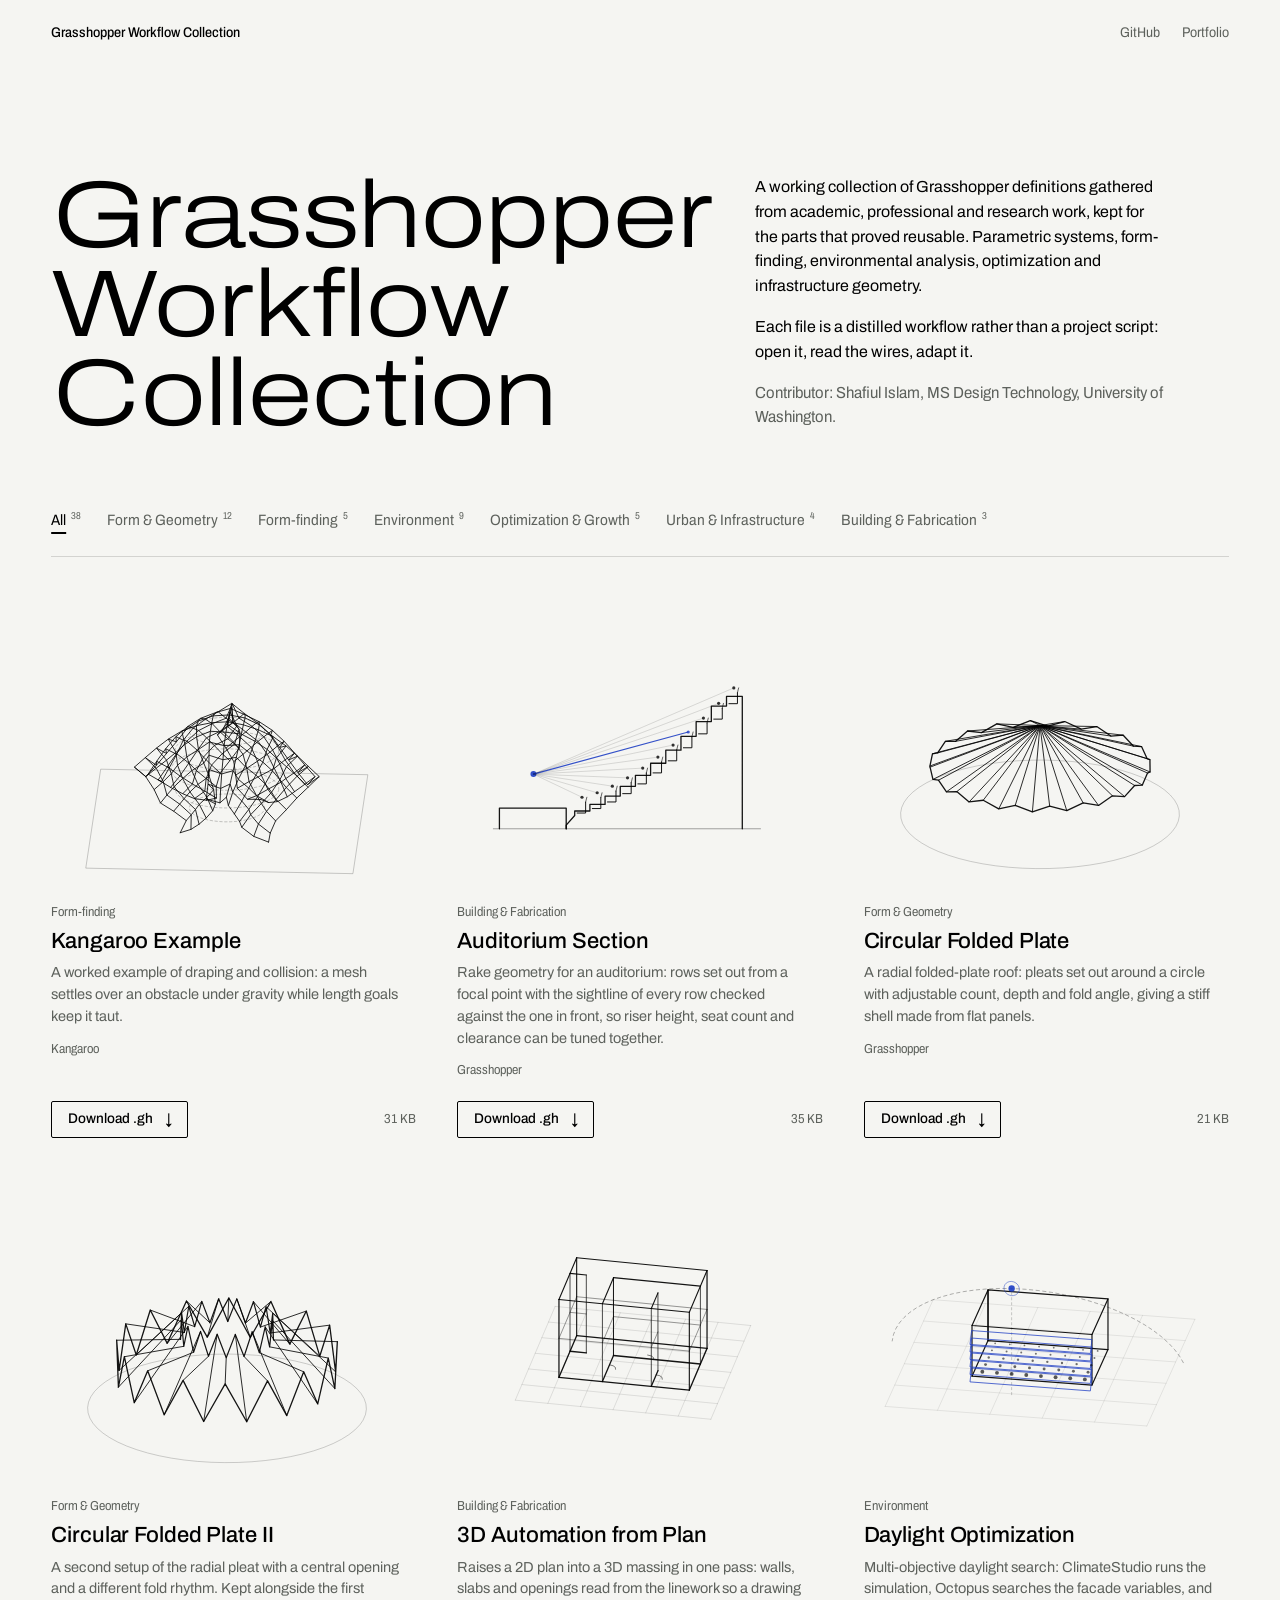
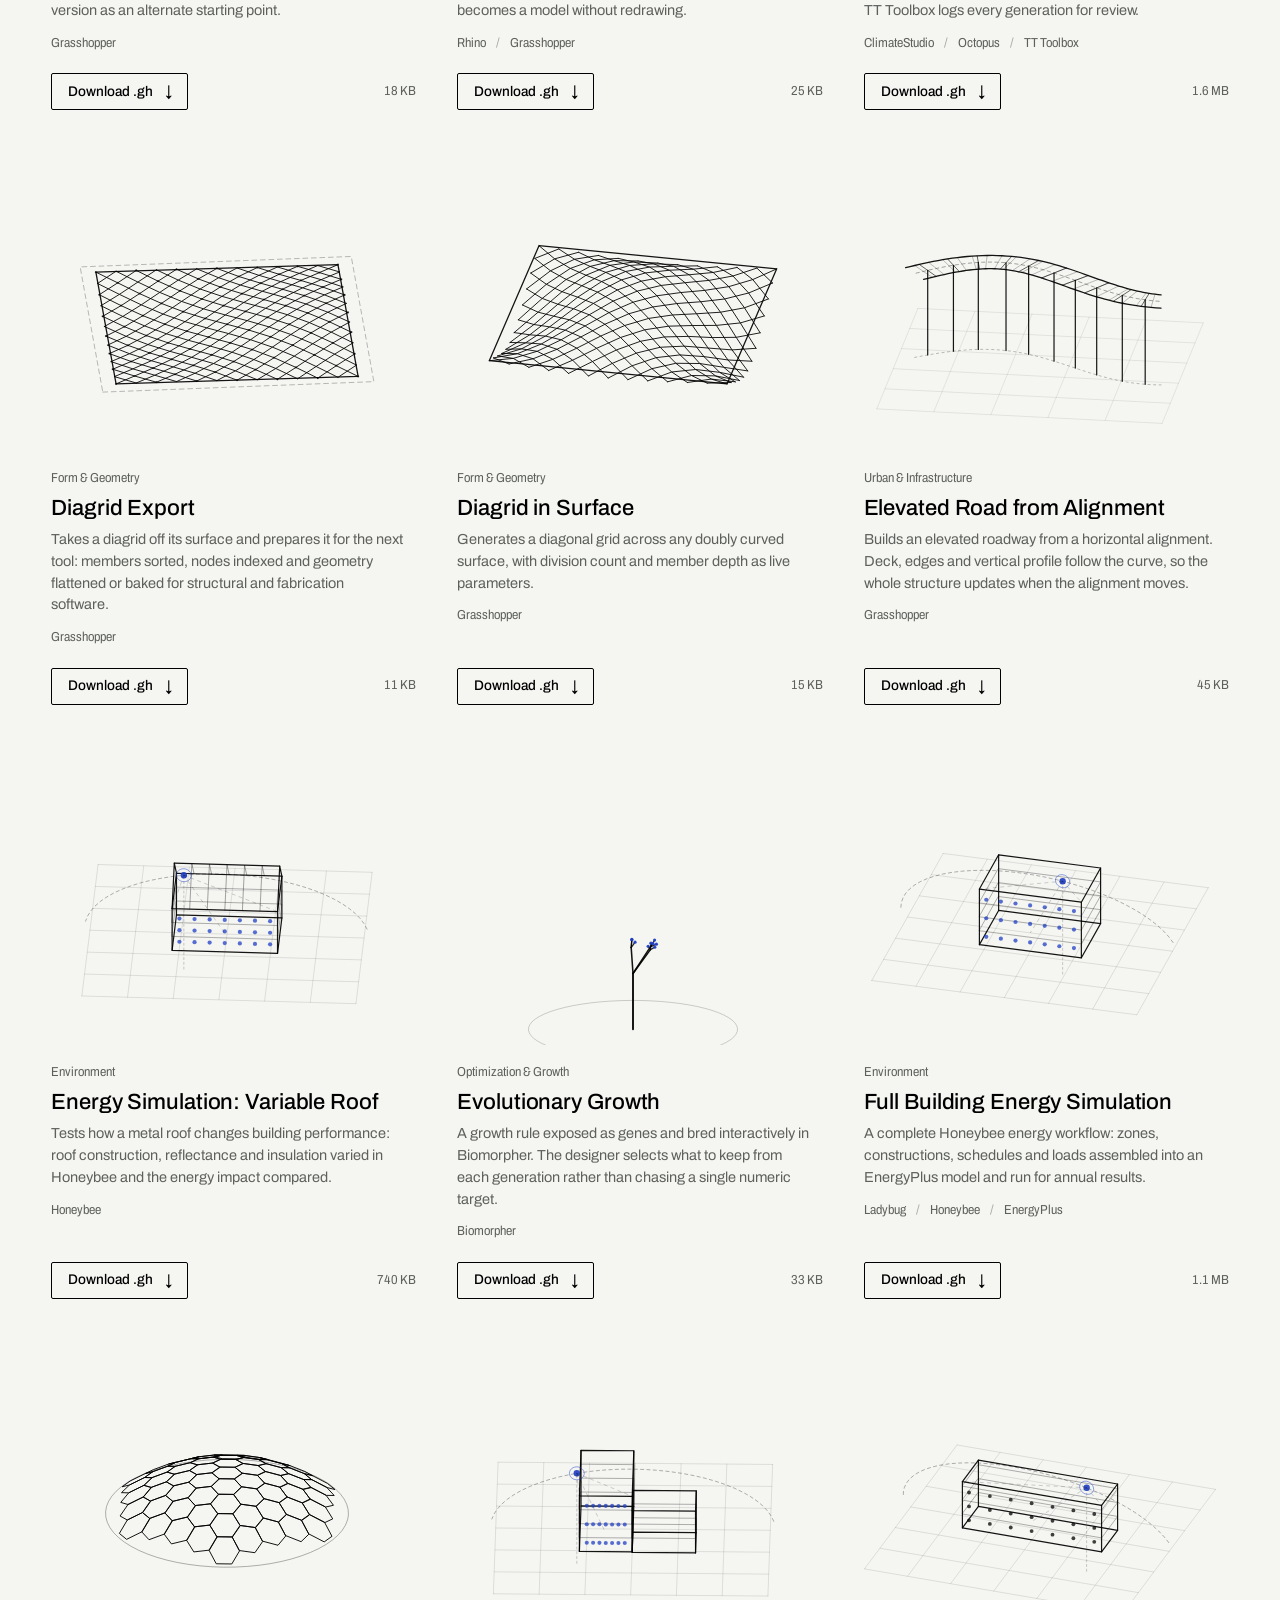
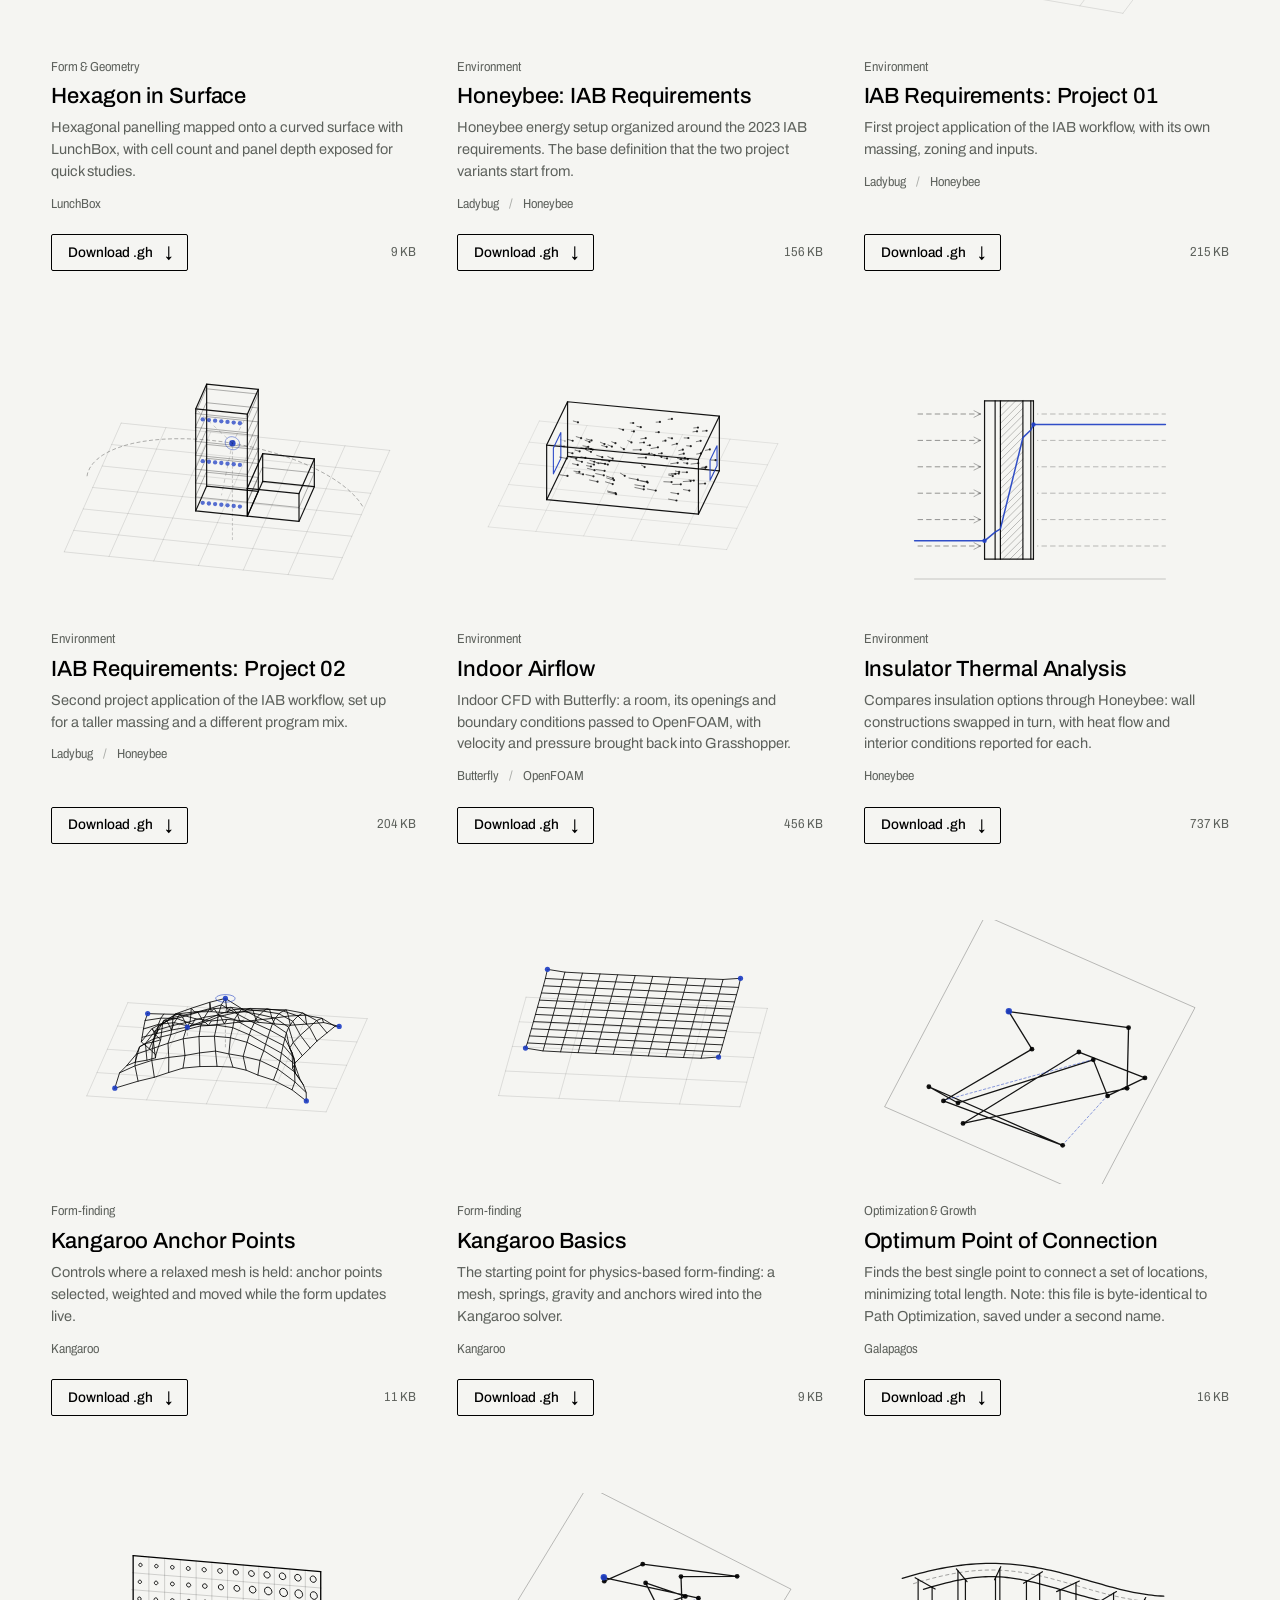
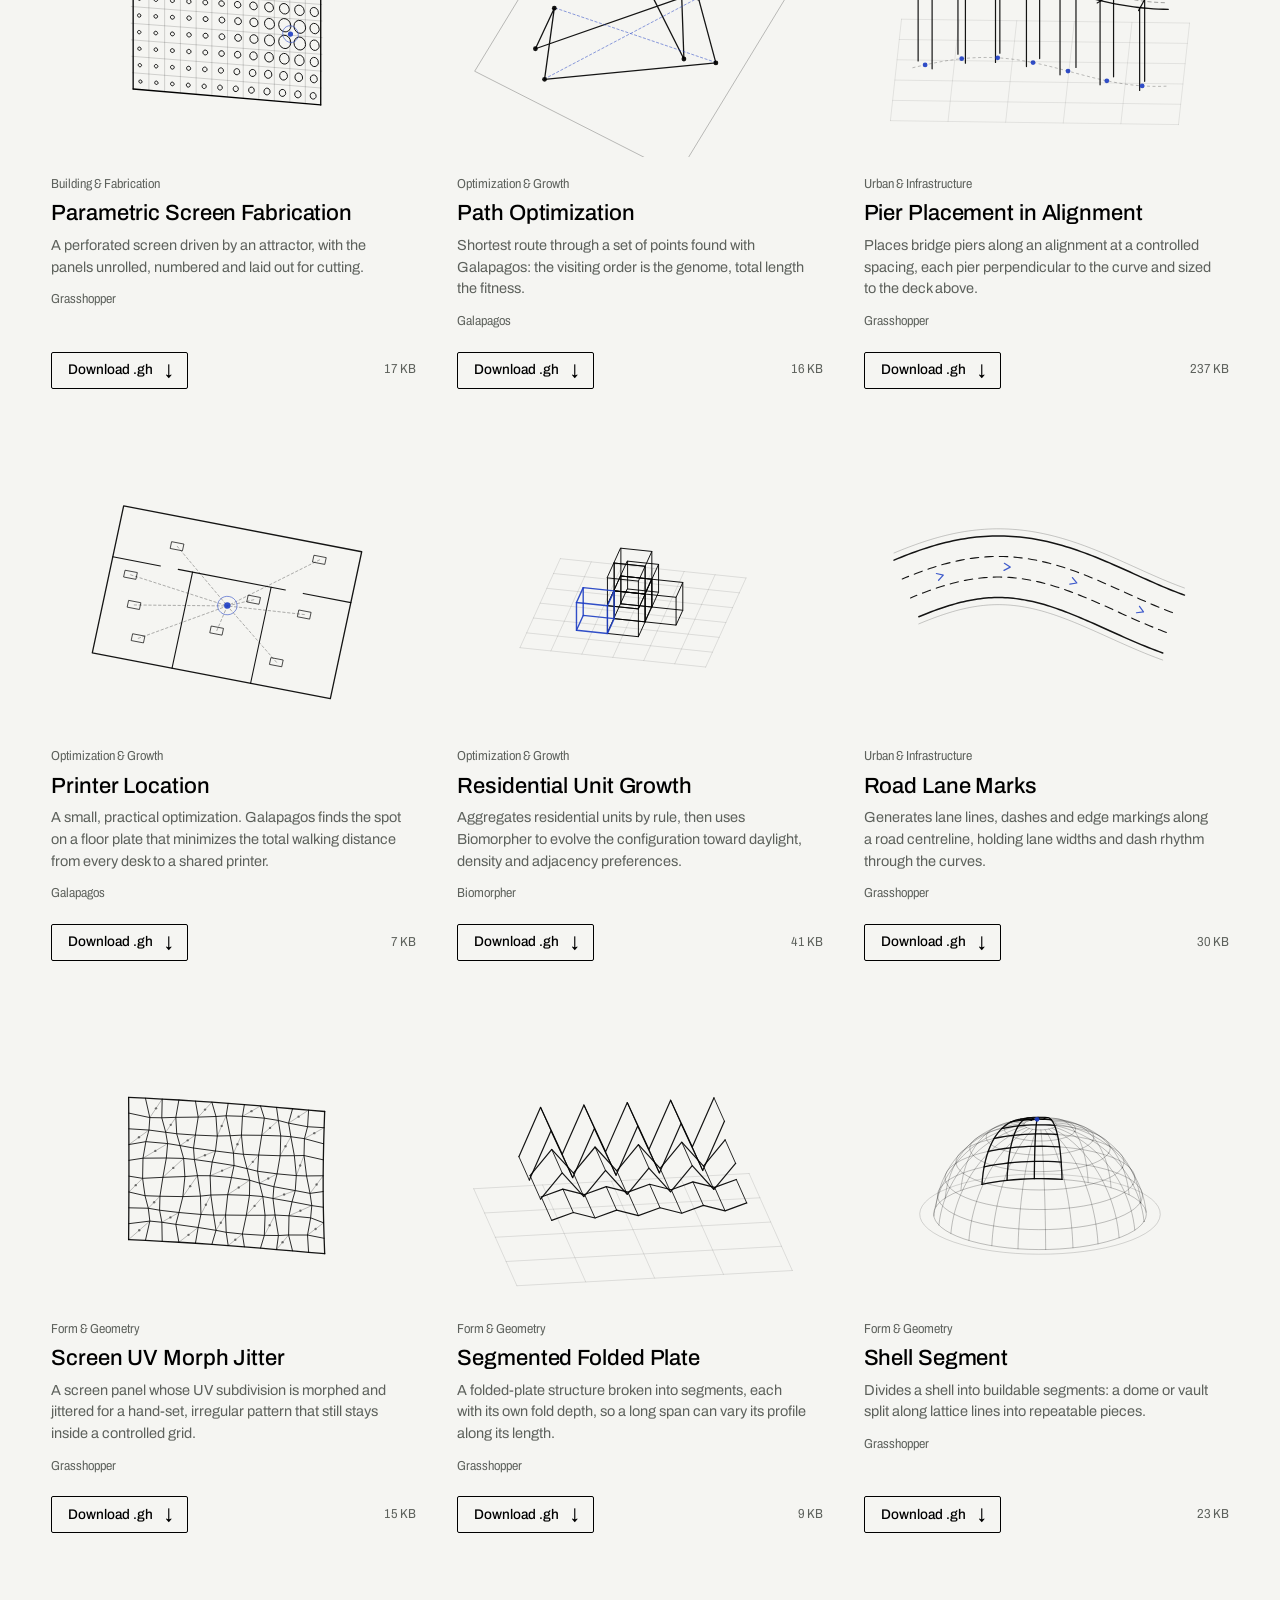
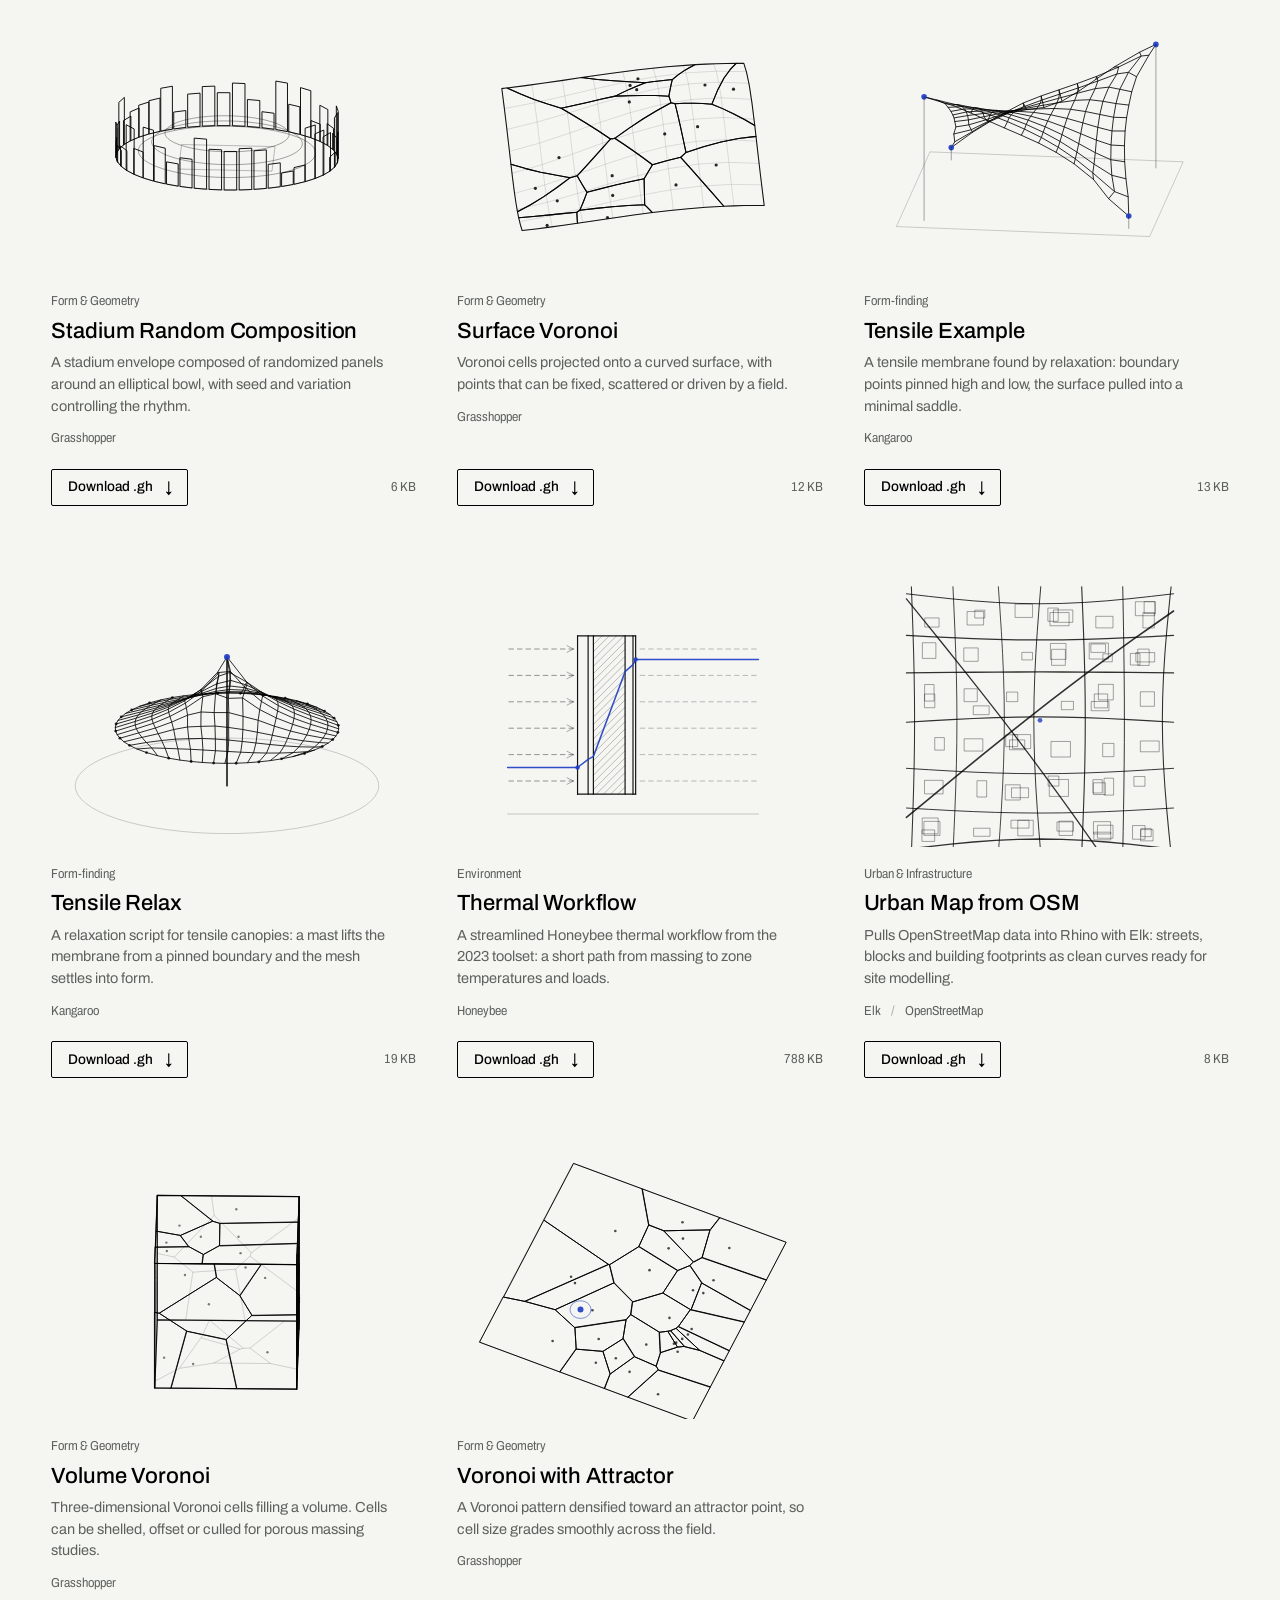
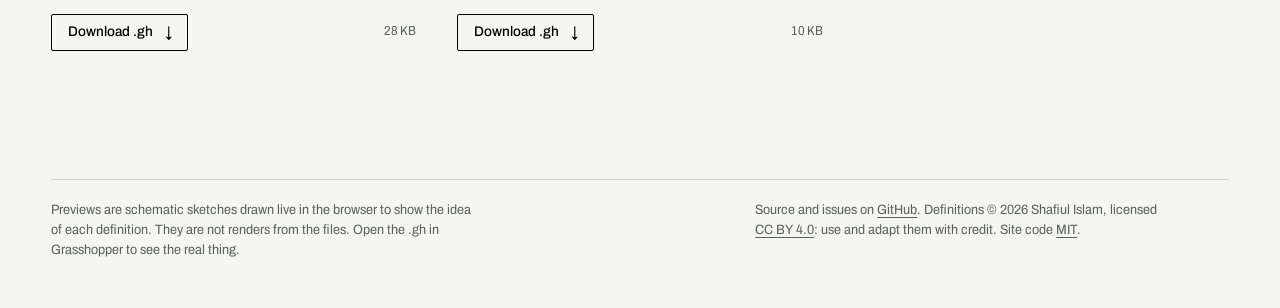
<file: index.html>
<!doctype html>
<html lang="en">
<head>
  <meta charset="utf-8">
  <meta name="viewport" content="width=device-width, initial-scale=1">
  <title>Grasshopper Workflow Collection</title>
  <meta name="description" content="A working collection of reusable Grasshopper definitions: parametric systems, form-finding, environmental analysis, optimization and infrastructure geometry. Each file can be downloaded directly.">
  <meta name="color-scheme" content="light dark">
  <meta property="og:title" content="Grasshopper Workflow Collection">
  <meta property="og:description" content="Reusable Grasshopper definitions for parametric design, form-finding and environmental analysis.">
  <link rel="preconnect" href="https://fonts.googleapis.com">
  <link rel="preconnect" href="https://fonts.gstatic.com" crossorigin>
  <link href="https://fonts.googleapis.com/css2?family=Archivo:ital,wdth,wght@0,62..125,100..900;1,62..125,100..900&display=swap" rel="stylesheet">
  <link rel="stylesheet" href="assets/style.css?v=15">
  <link rel="icon" href="assets/favicon.svg" type="image/svg+xml">
</head>
<body>

  <header class="top">
    <a class="top-name" href="#">Grasshopper Workflow Collection</a>
    <nav class="top-nav">
      <a href="https://github.com/ShafiArch/Grasshopper" data-repo="" target="_blank" rel="noopener">GitHub</a>
      <a href="https://shafiarch.github.io/works_shafi/" target="_blank" rel="noopener">Portfolio</a>
    </nav>
  </header>

  <section class="intro">
    <h1 class="title">Grasshopper<br>Workflow<br>Collection</h1>
    <div class="lede">
      <p>A working collection of Grasshopper definitions gathered from academic, professional and research work, kept for the parts that proved reusable. Parametric systems, form-finding, environmental analysis, optimization and infrastructure geometry.</p>
      <p>Each file is a distilled workflow rather than a project script: open it, read the wires, adapt it.</p>
      <p class="byline">Contributor: Shafiul Islam, MS Design Technology, University of Washington.</p>
    </div>
  </section>

  <nav class="filters" id="filters" aria-label="Filter by category"></nav>

  <main class="grid" id="grid" aria-live="polite"></main>

  <footer class="foot">
    <p>Previews are schematic sketches drawn live in the browser to show the idea of each definition. They are not renders from the files. Open the .gh in Grasshopper to see the real thing.</p>
    <p>Source and issues on <a href="https://github.com/ShafiArch/Grasshopper" data-repo="" target="_blank" rel="noopener">GitHub</a>. Definitions &copy; <span id="year"></span> Shafiul Islam, licensed <a href="https://creativecommons.org/licenses/by/4.0/" target="_blank" rel="noopener license">CC BY 4.0</a>: use and adapt them with credit. Site code <a href="https://github.com/ShafiArch/Grasshopper/blob/main/LICENSE" target="_blank" rel="noopener license">MIT</a>.</p>
  </footer>

  <script src="assets/previews.js?v=15"></script>
  <script src="assets/site.js?v=15"></script>
</body>
</html>
</file>
<file: assets/style.css>
/* Grasshopper Workflow Collection
   Trace paper, graphite lines, blueprint blue for the live element.
   One typeface (Archivo) at three widths: extended for the title,
   normal for reading, condensed for small data. */

:root {
  --paper: #f5f5f2;
  --ink: #000000;
  --ink-2: #5d615c;
  --rule: rgba(0, 0, 0, 0.14);
  --accent: #1f3fc4;
  --gutter: clamp(20px, 4vw, 56px);
  --col-gap: clamp(28px, 3.2vw, 48px);
  --row-gap: clamp(56px, 6vw, 88px);
  --font: "Archivo", "Helvetica Neue", Arial, sans-serif;
  color-scheme: light dark;
}

@media (prefers-color-scheme: dark) {
  :root:not([data-theme="light"]) {
    --paper: #1c1d1b;
    --ink: #f2f2ee;
    --ink-2: #9a9d97;
    --rule: rgba(255, 255, 255, 0.16);
    --accent: #7f93ff;
  }
}
:root[data-theme="dark"] {
  --paper: #1c1d1b;
  --ink: #f2f2ee;
  --ink-2: #9a9d97;
  --rule: rgba(255, 255, 255, 0.16);
  --accent: #7f93ff;
}

* { box-sizing: border-box; }
html { -webkit-text-size-adjust: 100%; }
body {
  margin: 0;
  background: var(--paper);
  color: var(--ink);
  font-family: var(--font);
  font-size: 16px;
  line-height: 1.5;
  font-stretch: 100%;
  -webkit-font-smoothing: antialiased;
}
a { color: inherit; text-decoration: none; }
a:focus-visible, button:focus-visible { outline: 2px solid var(--accent); outline-offset: 3px; }

/* ----- header ----- */
.top {
  display: flex;
  flex-wrap: wrap;
  justify-content: space-between;
  align-items: baseline;
  gap: 6px 24px;
  padding: 22px var(--gutter) 0;
  font-size: 14px;
  font-stretch: 88%;
}
.top-name { font-weight: 500; }
.top-nav { display: flex; gap: 22px; }
.top-nav a { color: var(--ink-2); }
.top-nav a:hover { color: var(--ink); text-decoration: underline; text-underline-offset: 4px; }

/* ----- intro ----- */
.intro {
  display: grid;
  grid-template-columns: minmax(0, 7fr) minmax(0, 5fr);
  gap: var(--col-gap);
  align-items: end;
  padding: clamp(64px, 10vw, 140px) var(--gutter) clamp(36px, 5vw, 64px);
}
.title {
  margin: 0;
  font-size: clamp(46px, 7.4vw, 112px);
  font-weight: 300;
  font-stretch: 125%;
  line-height: 0.94;
  letter-spacing: -0.015em;
}
.lede { max-width: 46ch; padding-bottom: 0.5em; }
.lede p { margin: 0 0 1em; font-size: 16px; line-height: 1.55; }
.lede p:last-child { margin-bottom: 0; }
.byline { color: var(--ink-2); font-size: 14px; font-stretch: 92%; }

/* ----- filters ----- */
.filters {
  display: flex;
  flex-wrap: wrap;
  gap: 4px 26px;
  padding: 0 var(--gutter) 18px;
  border-bottom: 1px solid var(--rule);
  margin: 0 var(--gutter);
  padding-left: 0;
  padding-right: 0;
}
.filter {
  appearance: none;
  background: none;
  border: 0;
  padding: 6px 0;
  margin: 0;
  font: inherit;
  font-size: 15px;
  font-stretch: 90%;
  color: var(--ink-2);
  cursor: pointer;
  position: relative;
}
.filter sup { font-size: 10px; margin-left: 2px; color: var(--ink-2); font-stretch: 80%; }
.filter:hover { color: var(--ink); }
.filter.is-active { color: var(--ink); }
.filter.is-active .filter-label {
  text-decoration: underline;
  text-decoration-thickness: 2px;
  text-underline-offset: 7px;
}

/* ----- grid of cards (no borders, no panels) ----- */
.grid {
  display: grid;
  grid-template-columns: repeat(3, minmax(0, 1fr));
  column-gap: var(--col-gap);
  row-gap: var(--row-gap);
  padding: clamp(40px, 5vw, 72px) var(--gutter) 0;
}
.card { display: flex; flex-direction: column; min-width: 0; }
.card[hidden] { display: none; }

.preview {
  position: relative;
  aspect-ratio: 4 / 3;
  width: 100%;
  max-width: 352px;   /* on wide screens the drawing sits smaller, left-aligned with the text */
  overflow: hidden;
  cursor: default;
}
.preview-canvas, .preview-media {
  display: block;
  width: 100%;
  height: 100%;
  object-fit: cover;
}

.card-body { padding-top: 18px; flex: 1; }
.card-meta {
  font-size: 13px;
  font-stretch: 85%;
  color: var(--ink-2);
  display: flex;
  gap: 12px;
}
.card-meta .index { display: none; }
.card-title {
  margin: 6px 0 8px;
  font-size: 22px;
  font-weight: 500;
  line-height: 1.2;
  letter-spacing: -0.005em;
}
.card-desc {
  margin: 0;
  font-size: 14.5px;
  line-height: 1.5;
  color: var(--ink-2);
  max-width: 44ch;
}
.tags {
  list-style: none;
  margin: 12px 0 0;
  padding: 0;
  display: flex;
  flex-wrap: wrap;
  gap: 2px 10px;
  font-size: 13px;
  font-stretch: 85%;
  color: var(--ink-2);
}
.tags li + li::before { content: "/"; margin-right: 10px; opacity: 0.5; }

/* download row */
.card-foot {
  margin-top: 20px;
  display: flex;
  align-items: center;
  justify-content: space-between;
  gap: 16px;
}
.dl {
  display: inline-flex;
  align-items: center;
  gap: 12px;
  padding: 10px 14px 10px 16px;
  border: 1px solid var(--ink);
  border-radius: 2px;
  font-size: 14px;
  font-weight: 500;
  font-stretch: 96%;
  line-height: 1;
  transition: background-color 120ms ease, color 120ms ease;
}
.dl-arrow { font-size: 15px; transition: transform 160ms ease; }
.dl:hover, .dl:focus-visible { background: var(--ink); color: var(--paper); }
.dl:hover .dl-arrow { transform: translateY(2px); }
.size { font-size: 13px; font-stretch: 85%; color: var(--ink-2); font-variant-numeric: tabular-nums; }
.size-missing { color: var(--accent); }

/* ----- footer ----- */
.foot {
  margin: clamp(80px, 10vw, 140px) var(--gutter) 48px;
  padding-top: 20px;
  border-top: 1px solid var(--rule);
  display: grid;
  grid-template-columns: minmax(0, 7fr) minmax(0, 5fr);
  gap: var(--col-gap);
  font-size: 13.5px;
  font-stretch: 92%;
  color: var(--ink-2);
}
.foot p { margin: 0; max-width: 60ch; }
.foot a { text-decoration: underline; text-underline-offset: 3px; }
.foot a:hover { color: var(--ink); }

/* ----- responsive ----- */
@media (min-width: 1500px) {
  .grid { grid-template-columns: repeat(4, minmax(0, 1fr)); }   /* full-screen desktop: four across */
}
@media (max-width: 1100px) {
  .grid { grid-template-columns: repeat(2, minmax(0, 1fr)); }
}
@media (max-width: 760px) {
  .intro { grid-template-columns: 1fr; align-items: start; padding-top: 56px; }
  .lede { max-width: none; }
  .filters { gap: 2px 18px; }
  .foot { grid-template-columns: 1fr; }
}
@media (max-width: 560px) {
  .grid { grid-template-columns: 1fr; row-gap: 56px; }
  .preview { max-width: none; }   /* phones: the preview fills the column */
  .card-desc { max-width: none; }
}

@media (prefers-reduced-motion: reduce) {
  .dl, .dl-arrow { transition: none; }
}
</file>
